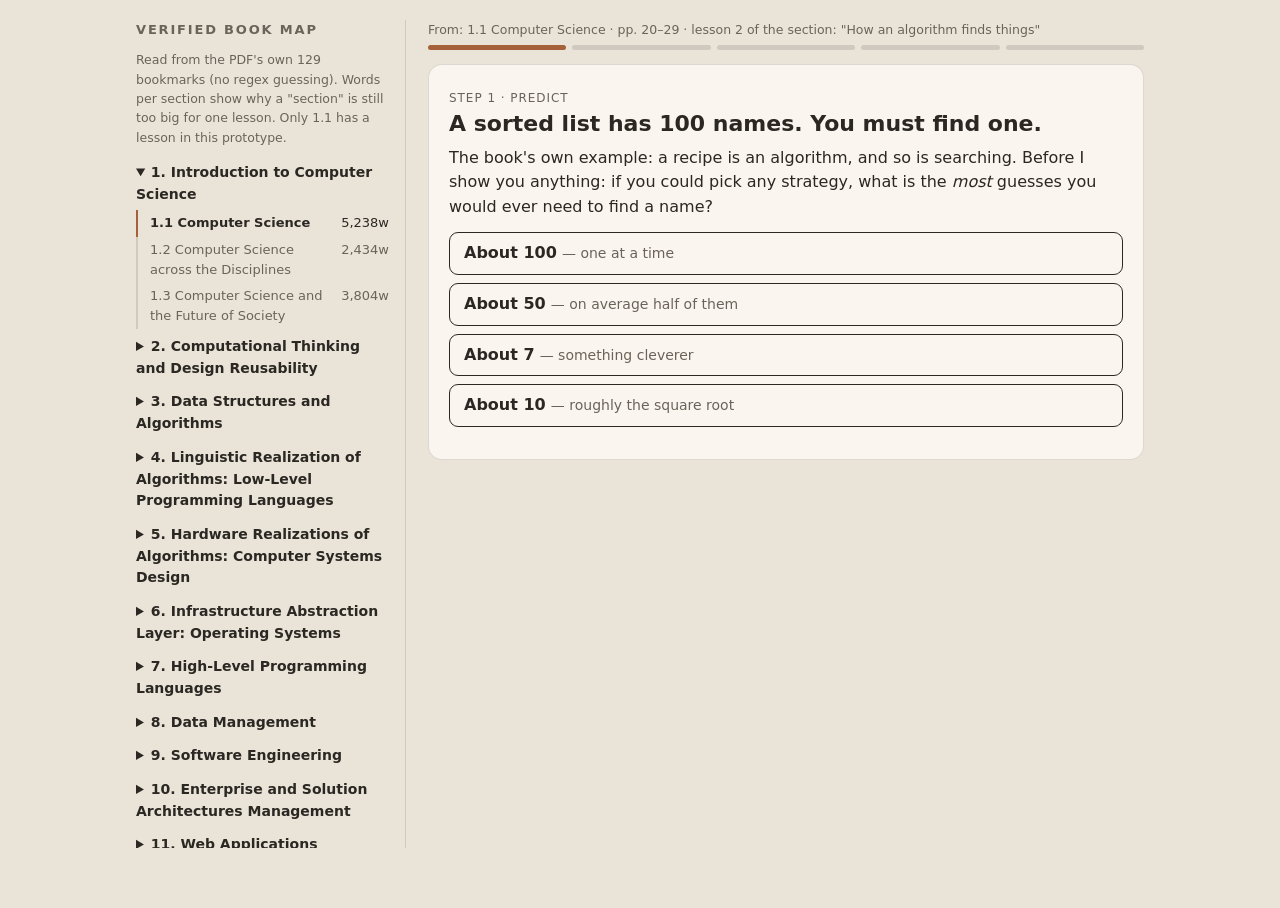
<file: backend/tests/fixtures/lesson-prototype.html>
<!DOCTYPE html>
<html lang="en"><head><meta charset="utf-8">
<meta name="viewport" content="width=device-width, initial-scale=1, viewport-fit=cover">
<title>LearnerHelp · Lesson prototype</title>
<style>
:root{--bg:#EAE4D8;--panel:#FAF6EF;--ink:#2B2723;--mute:#6B635A;--line:rgba(43,39,35,.14);--ember:#A5623A;--olive:#5E7A3E;--clay:#A85B56;--amber:#9A6B16;
box-sizing:border-box;padding-top:env(safe-area-inset-top,0px);padding-bottom:env(safe-area-inset-bottom,0px)}
@media(prefers-color-scheme:dark){:root:not([data-theme="light"]){--bg:#1E1B18;--panel:#2A2622;--ink:#EDE6DA;--mute:#A89F93;--line:rgba(237,230,218,.16);--ember:#D08A5E;--olive:#97B56F;--clay:#D58A84;--amber:#D9A94A}}
:root[data-theme="dark"]{--bg:#1E1B18;--panel:#2A2622;--ink:#EDE6DA;--mute:#A89F93;--line:rgba(237,230,218,.16);--ember:#D08A5E;--olive:#97B56F;--clay:#D58A84;--amber:#D9A94A}
html{scroll-padding-top:env(safe-area-inset-top,0px)}
*{box-sizing:border-box}body{margin:0;background:var(--bg);color:var(--ink);font:16px/1.55 Outfit,system-ui,-apple-system,"Segoe UI",sans-serif}
.wrap{max-width:1040px;margin:0 auto;padding:20px 16px 60px;display:grid;grid-template-columns:270px 1fr;gap:22px}
@media(max-width:800px){.wrap{grid-template-columns:1fr}}
aside{border-right:1px solid var(--line);padding-right:16px;max-height:92vh;overflow:auto}
@media(max-width:800px){aside{border:0;padding:0;max-height:none}}
h1{font-size:13px;letter-spacing:.14em;text-transform:uppercase;color:var(--mute);margin:0 0 10px;font-weight:600}
details{margin:2px 0}summary{cursor:pointer;font-weight:600;font-size:14px;padding:5px 0}
.sec{display:flex;justify-content:space-between;gap:8px;font-size:13px;color:var(--mute);padding:3px 0 3px 12px;border-left:2px solid var(--line)}
.sec.live{color:var(--ink);border-color:var(--ember);font-weight:600;cursor:pointer}.sec b{font-weight:400;white-space:nowrap}
.note{font-size:12.5px;color:var(--mute);margin:10px 0}
main{min-width:0}.card{background:var(--panel);border:1px solid var(--line);border-radius:14px;padding:20px;margin-bottom:14px}
.src{font-size:12.5px;color:var(--mute);margin-bottom:6px}.dots{display:flex;gap:6px;margin:6px 0 14px}.dots i{height:5px;flex:1;border-radius:3px;background:var(--line)}.dots i.on{background:var(--ember)}.dots i.done{background:var(--olive)}
h2{font-size:22px;margin:0 0 8px;line-height:1.25}p{margin:0 0 12px}
.q{font-weight:600}button{font:inherit;cursor:pointer;border:1px solid var(--ink);background:transparent;color:var(--ink);border-radius:9px;padding:8px 14px}
button:hover{background:var(--ink);color:var(--bg)}button.pri{background:var(--ember);border-color:var(--ember);color:#fff}button.pri:hover{filter:brightness(.92);background:var(--ember);color:#fff}
.opts{display:grid;gap:8px;margin:12px 0}.opts button{text-align:left}
input[type=text],textarea{width:100%;font:inherit;background:var(--bg);color:var(--ink);border:1px solid var(--line);border-radius:9px;padding:10px}
.fb{border-left:3px solid var(--line);padding:4px 0 4px 12px;margin:10px 0}.fb.ok{border-color:var(--olive)}.fb.part{border-color:var(--amber)}.fb.no{border-color:var(--clay)}
.fb li{margin:3px 0}.tag{font-size:12px;letter-spacing:.08em;text-transform:uppercase;color:var(--mute)}
.grid{display:grid;grid-template-columns:repeat(20,1fr);gap:3px;margin:12px 0}.grid div{aspect-ratio:1;border-radius:3px;background:var(--olive);opacity:.9;font-size:9px;display:flex;align-items:center;justify-content:center;color:#fff}
.grid .x{background:var(--line);color:transparent}.grid .g{background:var(--clay)}.grid .t{outline:2px solid var(--ink)}
.row{display:flex;flex-wrap:wrap;gap:8px;align-items:center;margin:8px 0}.stat{font-size:14px;color:var(--mute)}
.hint{background:var(--bg);border-radius:9px;padding:10px 12px;margin-top:10px;font-size:15px}
</style></head><body>
<div class="wrap">
<aside><h1>Verified book map</h1>
<p class="note">Read from the PDF's own 129 bookmarks (no regex guessing). Words per section show why a "section" is still too big for one lesson. Only 1.1 has a lesson in this prototype.</p>
<div id="map"></div></aside>
<main><div class="src" id="src"></div><div class="dots" id="dots"></div><div id="stage"></div></main>
</div>
<script>
const TREE=[{"n":1,"t":"Introduction to Computer Science","s":[{"t":"1.1 Computer Science","w":5238},{"t":"1.2 Computer Science across the Disciplines","w":2434},{"t":"1.3 Computer Science and the Future of Society","w":3804}]},{"n":2,"t":"Computational Thinking and Design Reusability","s":[{"t":"2.1 Computational Thinking","w":4728},{"t":"2.2 Architecting Solutions with Adaptive Design Reuse in Mind","w":7417},{"t":"2.3 Evolving Architectures into Useable Products","w":3298}]},{"n":3,"t":"Data Structures and Algorithms","s":[{"t":"3.1 Introduction to Data Structures and Algorithms","w":4319},{"t":"3.2 Algorithm Design and Discovery","w":3853},{"t":"3.3 Formal Properties of Algorithms","w":3202},{"t":"3.4 Algorithmic Paradigms","w":2924},{"t":"3.5 Sample Algorithms by Problem","w":3121},{"t":"3.6 Computer Science Theory","w":2580}]},{"n":4,"t":"Linguistic Realization of Algorithms: Low-Level Programming Languages","s":[{"t":"4.1 Models of Computation","w":4778},{"t":"4.2 Building C Programs","w":6081},{"t":"4.3 Parallel Programming Models","w":2415},{"t":"4.4 Applications of Programming Models","w":1109}]},{"n":5,"t":"Hardware Realizations of Algorithms: Computer Systems Design","s":[{"t":"5.1 Computer Systems Organization","w":1977},{"t":"5.2 Computer Levels of Abstraction","w":3787},{"t":"5.3 Machine-Level Information Representation","w":3452},{"t":"5.4 Machine-Level Program Representation","w":3391},{"t":"5.5 Memory Hierarchy","w":3994},{"t":"5.6 Processor Architectures","w":1543}]},{"n":6,"t":"Infrastructure Abstraction Layer: Operating Systems","s":[{"t":"6.1 What Is an Operating System?","w":2959},{"t":"6.2 Fundamental OS Concepts","w":4612},{"t":"6.3 Processes and Concurrency","w":5057},{"t":"6.4 Memory Management","w":3185},{"t":"6.5 File Systems","w":2755},{"t":"6.6 Reliability and Security","w":3431}]},{"n":7,"t":"High-Level Programming Languages","s":[{"t":"7.1 Programming Language Foundations","w":4866},{"t":"7.2 Programming Language Constructs","w":8018},{"t":"7.3 Alternative Programming Models","w":4199},{"t":"7.4 Programming Language Implementation","w":2962}]},{"n":8,"t":"Data Management","s":[{"t":"8.1 Data Management Focus","w":2809},{"t":"8.2 Data Management Systems","w":2553},{"t":"8.3 Relational Database Management Systems","w":7974},{"t":"8.4 Nonrelational Database Management Systems","w":3297},{"t":"8.5 Data Warehousing, Data Lakes, and Business Intelligence","w":1855},{"t":"8.6 Data Management for Shallow and Deep Learning Applications","w":4856},{"t":"8.7 Informatics and Data Management","w":778}]},{"n":9,"t":"Software Engineering","s":[{"t":"9.1 Software Engineering Fundamentals","w":5580},{"t":"9.2 Software Engineering Process","w":14586},{"t":"9.3 Special Topics","w":9388}]},{"n":10,"t":"Enterprise and Solution Architectures Management","s":[{"t":"10.1 Patterns Management","w":2679},{"t":"10.2 Enterprise Architecture Management Frameworks","w":8273},{"t":"10.3 Solution Architecture Management","w":1948}]},{"n":11,"t":"Web Applications Development","s":[{"t":"11.1 Modern Web Applications Architectures","w":7460},{"t":"11.2 Sample Responsive WAD with Bootstrap and Django","w":4391},{"t":"11.3 Sample Responsive WAD with Bootstrap/React and Node","w":3397},{"t":"11.4 Sample Responsive WAD with Bootstrap/React and Django","w":1059},{"t":"11.5 Sample Native WAD with React Native and Node or Django","w":1875},{"t":"11.6 Sample Ethereum Blockchain Web 2.0/Web 3.0 Application","w":2351}]},{"n":12,"t":"Cloud-Native Applications Development","s":[{"t":"12.1 Introduction to Cloud-Native Applications","w":8496},{"t":"12.2 Cloud-Based and Cloud-Native Applications Deployment Technologies","w":8491},{"t":"12.3 Example PaaS and FaaS Deployments of Cloud-Native Applications","w":11824}]},{"n":13,"t":"Hybrid Multicloud Digital Solutions Development","s":[{"t":"13.1 Hybrid Multicloud Solutions and Cloud Mashups","w":2246},{"t":"13.2 Big Cloud IaaS Mainstream Capabilities","w":3893},{"t":"13.3 Big Cloud PaaS Mainstream Capabilities","w":8291},{"t":"13.4 Towards Intelligent Autonomous Networked Super Systems","w":6646}]},{"n":14,"t":"Cyber Resources Qualities and Cyber Computing Governance","s":[{"t":"14.1 Cyber Resources Management Frameworks","w":12014},{"t":"14.2 Cybersecurity Deep Dive","w":26593},{"t":"14.3 Governing the Use of Cyber Resources","w":2807}]}];
const $=s=>document.querySelector(s);
// ---- map
$('#map').innerHTML=TREE.map(c=>`<details ${c.n==1?'open':''}><summary>${c.n}. ${c.t}</summary>`+c.s.map(s=>`<div class="sec ${s.t.startsWith('1.1')?'live':''}" ${s.t.startsWith('1.1')?'onclick="go(0)"':''}><span>${s.t}</span><b>${s.w.toLocaleString()}w</b></div>`).join('')+`</details>`).join('');
$('#src').textContent='From: 1.1 Computer Science · pp. 20–29 · lesson 2 of the section: "How an algorithm finds things"';
// ---- lesson state
const STEPS=['Predict','Try it','Explain','Transfer','Wrap-up'];let step=0,hintN=0,S={};
function dots(){$('#dots').innerHTML=STEPS.map((_,i)=>`<i class="${i<step?'done':i==step?'on':''}" title="${STEPS[i]}"></i>`).join('')}
function go(n){step=n;hintN=0;dots();[p1,p2,p3,p4,p5][n]()}
function stage(h){$('#stage').innerHTML=`<div class="card">${h}</div>`}
// 1 PREDICT (diagnose before teaching)
function p1(){stage(`<span class="tag">Step 1 · Predict</span><h2>A sorted list has 100 names. You must find one.</h2>
<p>The book's own example: a recipe is an algorithm, and so is searching. Before I show you anything: if you could pick any strategy, what is the <i>most</i> guesses you would ever need to find a name?</p>
<div class="opts">${[['About 100','one at a time'],['About 50','on average half of them'],['About 7','something cleverer'],['About 10','roughly the square root']].map((o,i)=>`<button onclick="pick(${i})"><b>${o[0]}</b> <span class="stat">— ${o[1]}</span></button>`).join('')}</div>`)}
function pick(i){S.pred=i;stage(`<span class="tag">Step 1 · Predict</span><h2>You chose "${['About 100','About 50','About 7','About 10'][i]}". Hold that thought.</h2><p>Nothing is revealed yet. Next you will test it: play the guessing game below with two strategies and watch what your guesses actually do to the list.</p><button class="pri" onclick="go(1)">Test it →</button>`)}
// 2 TRY IT (interactive visual, one relationship)
let lo,hi,tg,cnt,gs;
function reset(){lo=1;hi=100;tg=1+Math.floor(Math.random()*100);cnt=0;gs=new Set();draw()}
function p2(){stage(`<span class="tag">Step 2 · Try it</span><h2>Guess my number (1–100)</h2>
<p>Green = still possible. Grey = ruled out. Try <b>Middle</b> a few rounds, then <b>Random</b> a few rounds.</p>
<div class="grid" id="g"></div><div class="row"><button class="pri" onclick="guess('m')">Guess the middle</button><button onclick="guess('r')">Guess a random number</button><button onclick="reset()">New number</button></div>
<div class="stat" id="st"></div><div class="stat" id="log"></div>
<p class="q" style="margin-top:14px">After a few rounds: what is the most guesses "Middle" ever needed? Does it match your prediction?</p>
<button onclick="go(2)">I have a number in mind →</button>`);S.log=[];reset()}
function draw(){let h='';for(let i=1;i<=100;i++)h+=`<div class="${i<lo||i>hi?'x':''} ${gs.has(i)?'g':''} ${i==tg&&cnt&&lo==hi?'t':''}">${gs.has(i)?i:''}</div>`;$('#g').innerHTML=h;$('#st').textContent=`Possible numbers left: ${hi-lo+1} · guesses so far: ${cnt}`}
function guess(k){if(lo>hi)return;if(lo==hi&&gs.has(tg)){return}
 const g=k=='m'?Math.floor((lo+hi)/2):lo+Math.floor(Math.random()*(hi-lo+1));cnt++;gs.add(g);
 let msg;if(g==tg){msg=`Found ${tg} in ${cnt} guesses with ${k=='m'?'Middle':'Random'}.`;lo=hi=tg;S.log.push([k,cnt]);}
 else if(g<tg){lo=g+1;msg=`${g} is too low → everything ≤ ${g} is ruled out.`}else{hi=g-1;msg=`${g} is too high → everything ≥ ${g} is ruled out.`}
 draw();$('#log').textContent=msg}
// 3 EXPLAIN (rubric feedback, never a bare score)
const RUB=[{k:'sorted',t:'The list being sorted is what makes a single comparison informative',re:/sort|order|alphabet|numeric/i,hint:'What would be different if the names were in random order?'},
{k:'half',t:'Each guess removes about half of what is left',re:/half|50 ?%|halv|cut .*(in|by)|discard|eliminat|rule[sd]? out/i,hint:'Look at the grey squares after your first Middle guess: how much of the row turned grey?'},
{k:'dir',t:'The answer "too high / too low" tells you which side to keep',re:/too (high|low)|higher|lower|bigger|smaller|greater|less|which (side|half)|direction/i,hint:'After a guess, what do you learn besides "wrong"?'}];
function p3(){stage(`<span class="tag">Step 3 · Explain</span><h2>In your own words</h2><p>Why does guessing the <i>middle</i> beat guessing a random number? Two or three sentences, as if telling a friend.</p>
<textarea id="ans" rows="4" placeholder="Because…"></textarea><div class="row"><button class="pri" onclick="grade()">Check my explanation</button><button onclick="hint()">I'm stuck — give me a hint</button></div><div id="fb"></div>`)}
function grade(){const a=$('#ans').value.trim();if(a.length<12){$('#fb').innerHTML='<div class="fb part">Write a sentence or two first. A short attempt is fine; it does not need to be perfect.</div>';return}
 const hit=RUB.filter(r=>r.re.test(a)),miss=RUB.filter(r=>!r.re.test(a));
 const cls=hit.length==3?'ok':hit.length?'part':'no';
 let h=`<div class="fb ${cls}"><b>${hit.length==3?'You have the whole idea.':hit.length?'You have part of it.':'Not there yet — and that is useful to know.'}</b><ul>`+hit.map(r=>`<li>✓ ${r.t}</li>`).join('')+miss.map(r=>`<li>○ <i>Missing:</i> ${r.t}</li>`).join('')+'</ul>';
 if(miss.length)h+=`<p><b>One thing to look at:</b> ${miss[0].hint}</p>`;h+='</div>';
 h+=hit.length==3?`<button class="pri" onclick="go(3)">Apply it to a bigger problem →</button>`:`<button onclick="hint()">Hint</button> <button onclick="go(3)">Skip for now</button>`;
 S.expl=hit.length;$('#fb').innerHTML=h}
function hint(){hintN=Math.min(hintN+1,3);const H=['<b>Nudge:</b> Think of 20 Questions. Why is "Is it an animal?" a better first question than "Is it a hamster?"','<b>Reminder:</b> Every guess gives you one bit of information: higher or lower. A good guess makes both answers equally useful.','<b>Parallel example (not your problem):</b> A dictionary has 1,000 words. Open to the middle word. It comes <i>after</i> yours alphabetically, so you can ignore the entire back half in one move. Now say what made that safe.'];
 const el=document.getElementById('fb');el.insertAdjacentHTML('beforeend',`<div class="hint">${H[hintN-1]}</div>`)}
// 4 TRANSFER (numeric with explained feedback)
function p4(){stage(`<span class="tag">Step 4 · Transfer</span><h2>Now a million</h2><p>A sorted list has <b>1,000,000</b> entries. Using the middle-guess strategy, what is the <i>fewest guesses that always works</i>?</p>
<p class="stat">Tip: after k guesses, how many entries can you tell apart? Try k=1, 2, 3 and look for the pattern.</p>
<div class="row"><input type="text" id="n" inputmode="numeric" style="max-width:140px" placeholder="number"><button class="pri" onclick="chk()">Check</button></div><div id="fb"></div>`)}
function chk(){const n=parseInt($('#n').value);if(!n){return}const c=2**n-1,need=1e6;let h;
 if(n==20)h=`<div class="fb ok"><b>Exactly.</b> 20 guesses can distinguish up to 2²⁰ − 1 = 1,048,575 entries; 19 can only cover 524,287. Notice what happened: 100 entries needed 7, a million needs only 20. Doubling the list adds just <i>one</i> guess.</div><button class="pri" onclick="go(4)">Wrap up →</button>`;
 else if(n<20)h=`<div class="fb part"><b>Close, but not enough.</b> With ${n} guesses you can separate at most 2<sup>${n}</sup> − 1 = ${c.toLocaleString()} entries, which is less than 1,000,000. Try a slightly larger number.</div>`;
 else h=`<div class="fb part"><b>That would always work</b>, but is it the <i>fewest</i>? With ${n} guesses you can cover ${c.toLocaleString()} entries. Check whether one fewer guess is still enough.</div>`;
 $('#fb').innerHTML=h}
// 5 WRAP
function p5(){const m=S.log.filter(x=>x[0]=='m').map(x=>x[1]),r=S.log.filter(x=>x[0]=='r').map(x=>x[1]);const f=a=>a.length?Math.max(...a):'—';
 stage(`<span class="tag">Done</span><h2>What you now can do</h2><ul><li>Explain why <b>sorted + compare to the middle</b> lets one guess discard half the list.</li><li>Estimate guesses for any size: <b>about log₂(n)</b>, so 1,000,000 → 20.</li></ul>
<p class="stat">Your play: Middle worst ${f(m)}, Random worst ${f(r)} (limit for 100 items with Middle: 7). Explanation check: ${S.expl??0}/3 ideas.</p>
<p><b>Next lesson, chosen by what you did:</b> ${S.expl==3?'3.2 Algorithm Design — now that you can analyse one algorithm, learn how to invent one.':'a 2-minute revisit of "why sorted matters", then 3.2.'}</p>
<button onclick="S={};go(0)">Restart</button>`)}
S.log=[];go(0);
</script></body></html>
</file>
